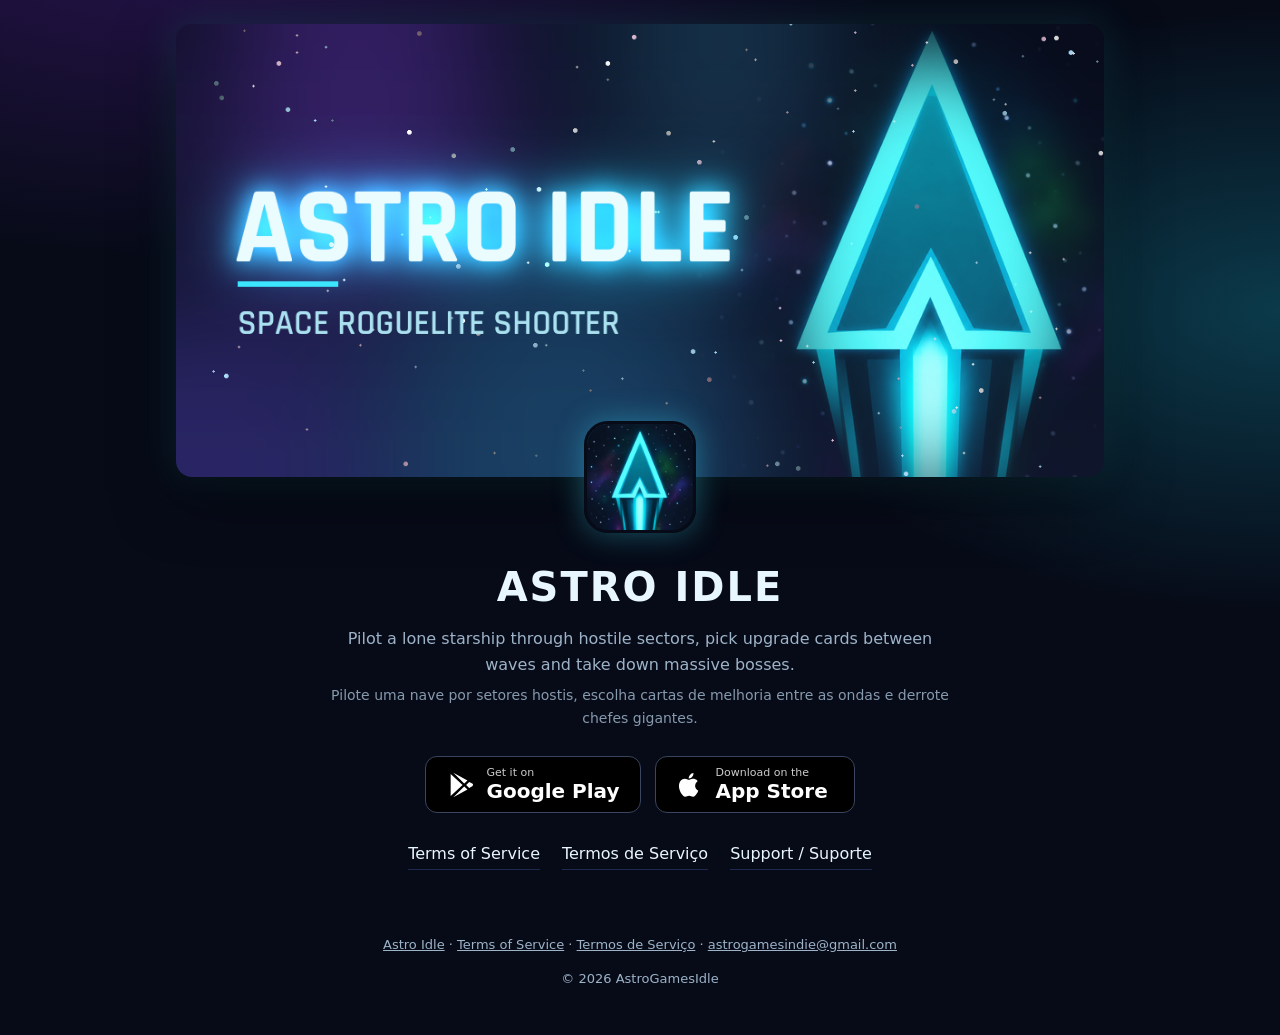
<file: index.html>
<!doctype html>
<html lang="en">
<head>
<meta charset="utf-8">
<meta name="viewport" content="width=device-width, initial-scale=1">
<title>Astro Idle — Space Roguelite Shooter</title>
<meta name="description" content="Astro Idle: a fast space arena roguelite for Android and iOS.">
<link rel="icon" href="icon.png">
<link rel="stylesheet" href="style.css">
</head>
<body>
<main class="home">
  <img class="banner" src="banner.png" alt="Astro Idle — Space Roguelite Shooter">
  <section class="intro">
    <img class="icon" src="icon.png" alt="Astro Idle icon">
    <h1>Astro Idle</h1>
    <p class="lead">Pilot a lone starship through hostile sectors, pick upgrade cards between waves and take down massive bosses.</p>
    <p class="lead pt">Pilote uma nave por setores hostis, escolha cartas de melhoria entre as ondas e derrote chefes gigantes.</p>
    <div class="stores">
  <a class="store" href="https://play.google.com/store/apps/details?id=com.astrocrawler.game" target="_blank" rel="noopener">
    <svg viewBox="0 0 24 24" aria-hidden="true"><path d="M4 2.5v19l10.2-9.5L4 2.5zm11.6 8.2 2.8-2.6L6.3 1.4l9.3 9.3zm0 2.6-9.3 9.3 12.1-6.7-2.8-2.6zm4.3-3.8-2.6 2.5 2.6 2.5 2.6-1.4c.9-.5.9-1.8 0-2.3l-2.6-1.3z"/></svg>
    <span><small>Get it on</small>Google Play</span>
  </a>
  <a class="store" href="https://apps.apple.com/app/id6824909243" target="_blank" rel="noopener">
    <svg viewBox="0 0 24 24" aria-hidden="true"><path d="M16.4 12.6c0-2.6 2.1-3.8 2.2-3.9-1.2-1.8-3.1-2-3.7-2-1.6-.2-3.1.9-3.9.9-.8 0-2-.9-3.4-.9-1.7 0-3.3 1-4.2 2.6-1.8 3.1-.5 7.7 1.3 10.2.9 1.2 1.9 2.6 3.2 2.6 1.3-.1 1.8-.8 3.3-.8 1.6 0 2 .8 3.4.8 1.4 0 2.3-1.3 3.1-2.5 1-1.4 1.4-2.8 1.4-2.9 0 0-2.7-1-2.7-4.1zM13.9 5c.7-.9 1.2-2 1.1-3.2-1 0-2.3.7-3 1.6-.7.8-1.2 2-1.1 3.1 1.2.1 2.3-.6 3-1.5z"/></svg>
    <span><small>Download on the</small>App Store</span>
  </a>
</div>
  </section>
  <section class="links">
    <a href="terms.html">Terms of Service</a>
    <a href="termos.html">Termos de Serviço</a>
    <a href="mailto:astrogamesindie@gmail.com">Support / Suporte</a>
  </section>
</main>
<footer>
  <a href="index.html">Astro Idle</a> ·
  <a href="terms.html">Terms of Service</a> ·
  <a href="termos.html">Termos de Serviço</a> ·
  <a href="mailto:astrogamesindie@gmail.com">astrogamesindie@gmail.com</a>
  <p>© 2026 AstroGamesIdle</p>
</footer>
</body>
</html>
</file>
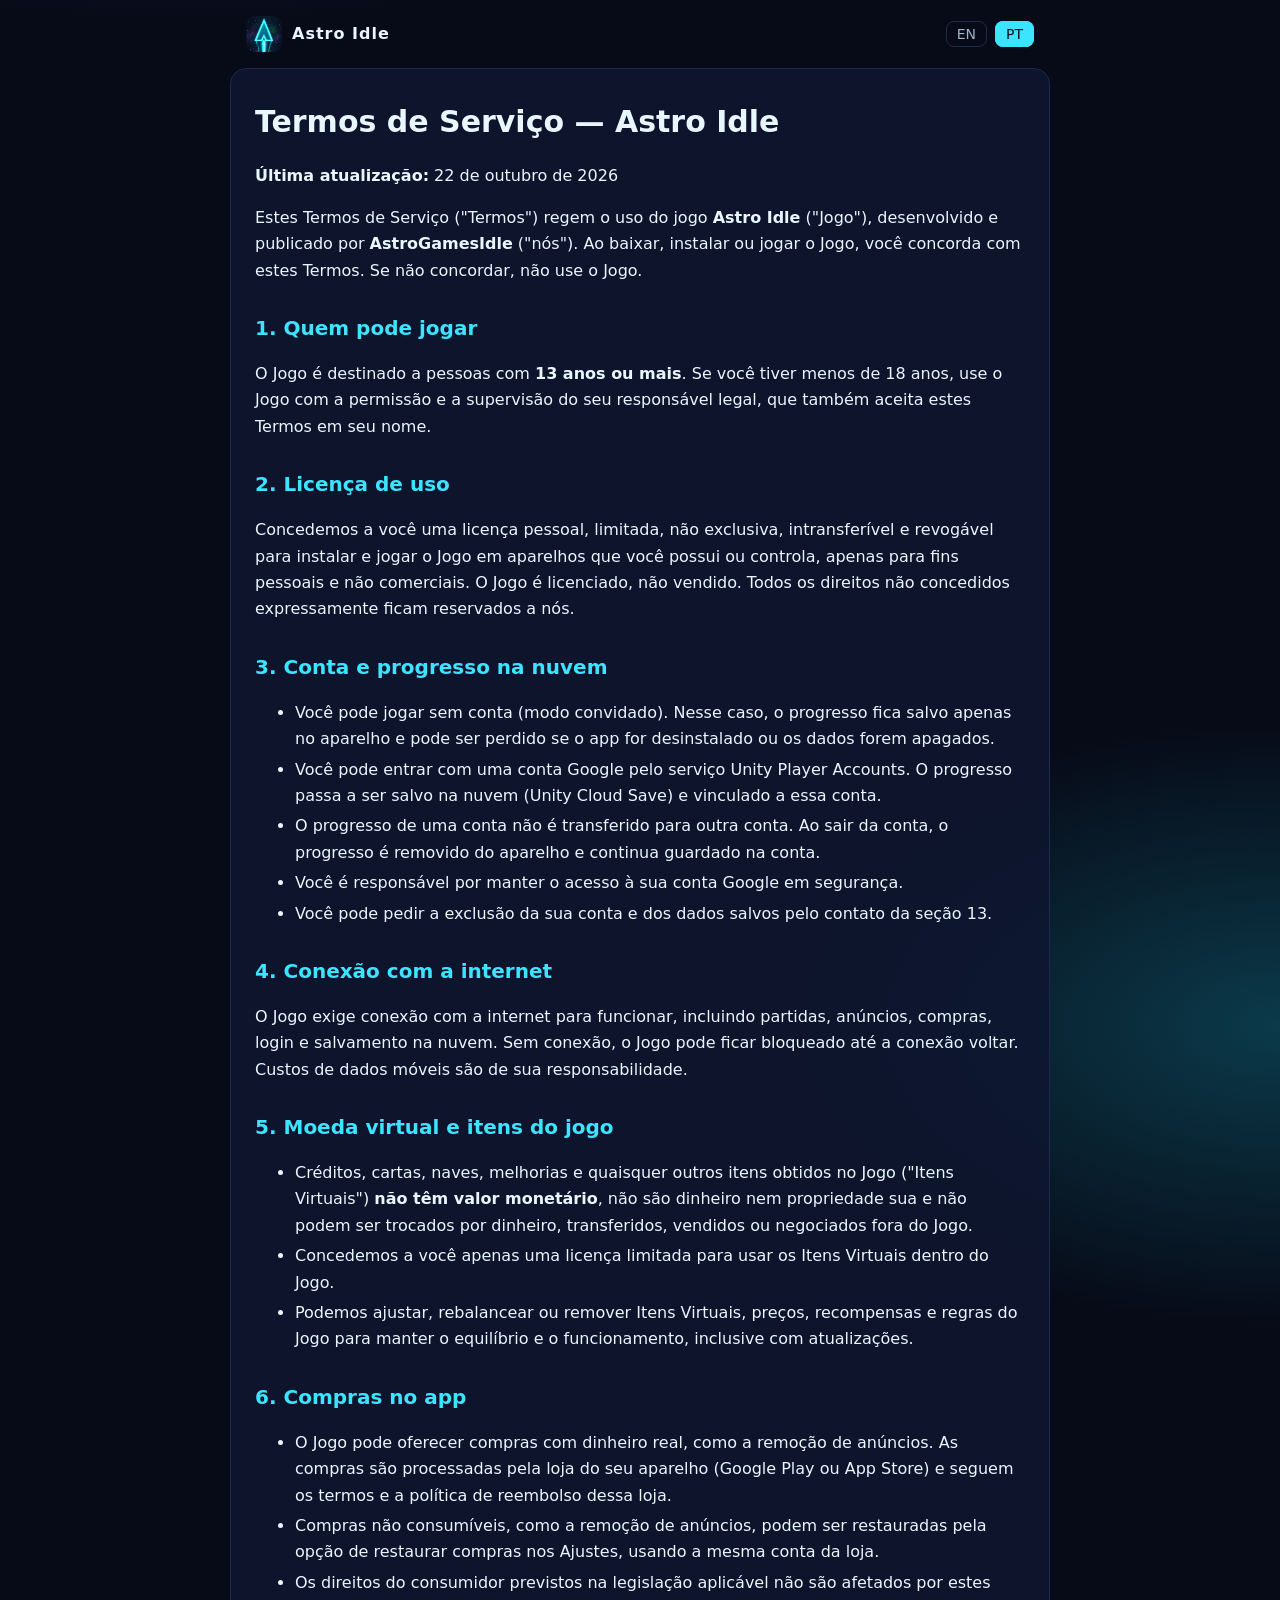
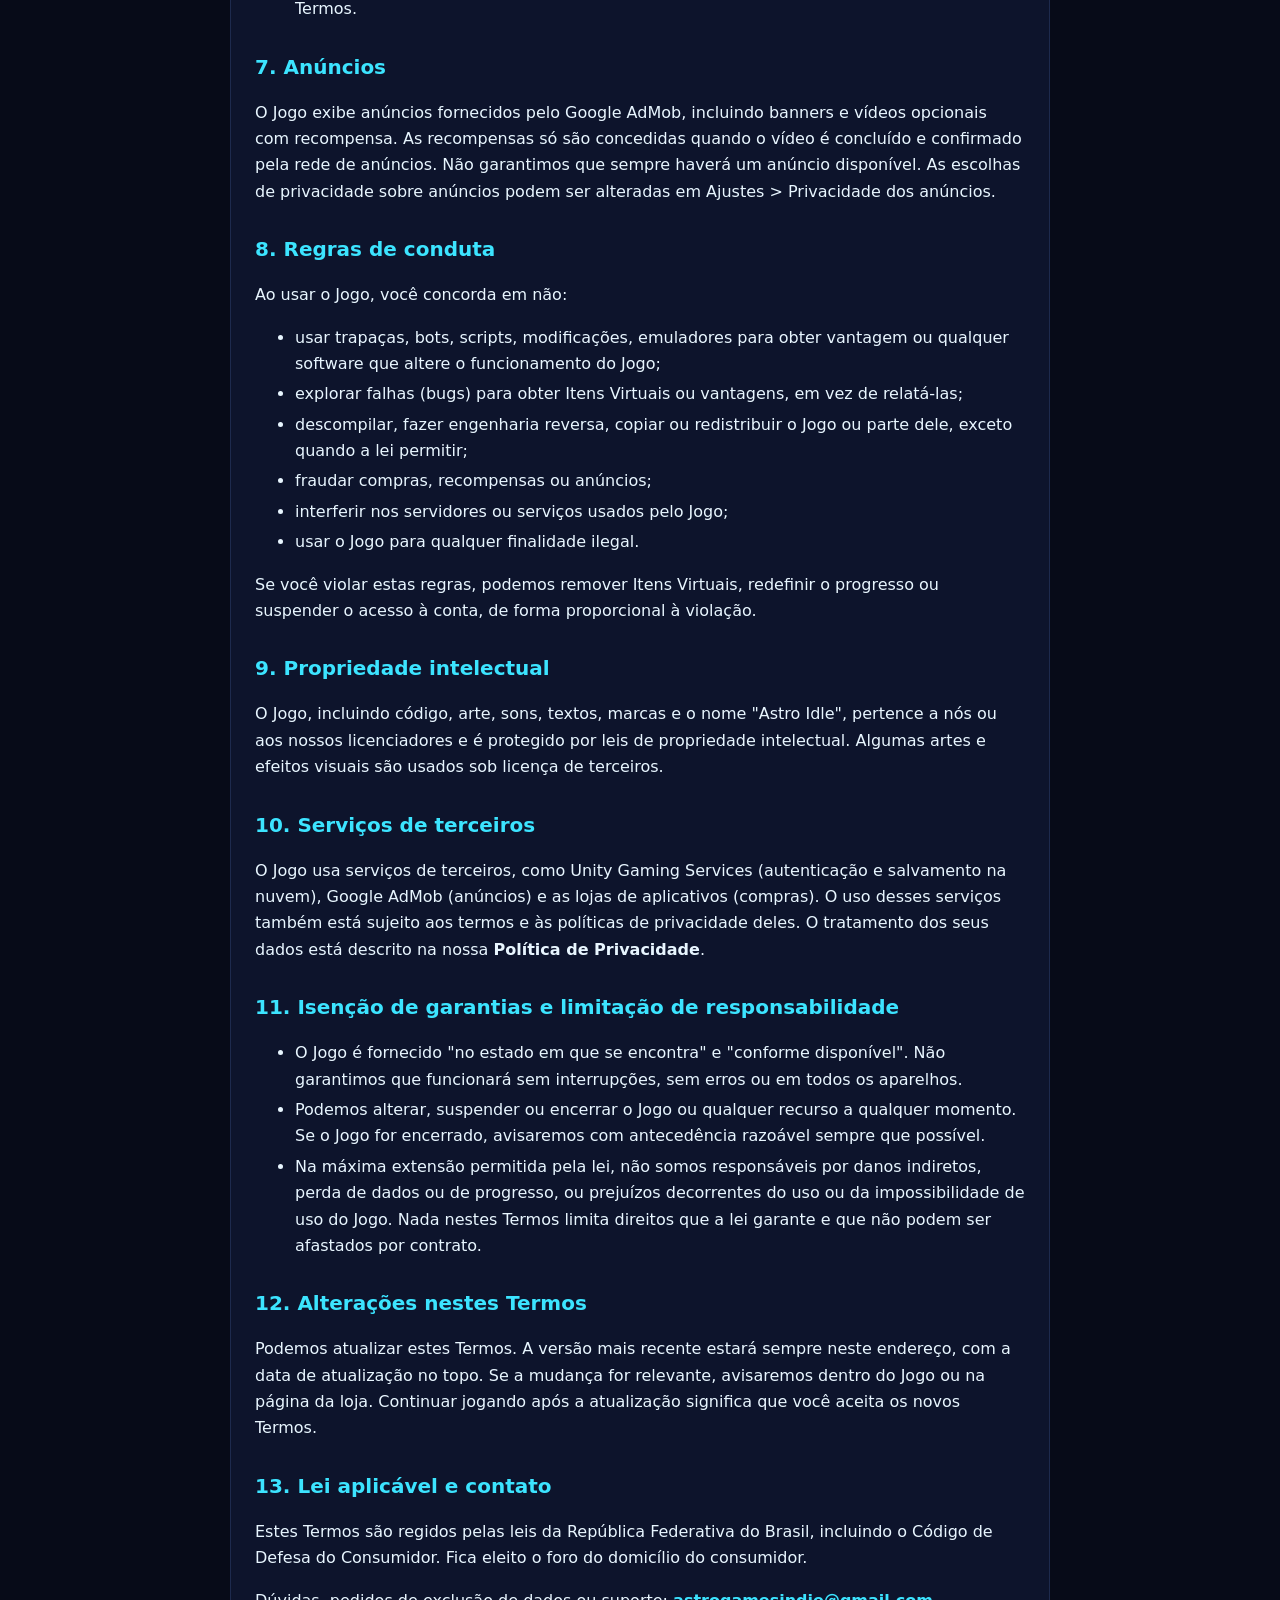
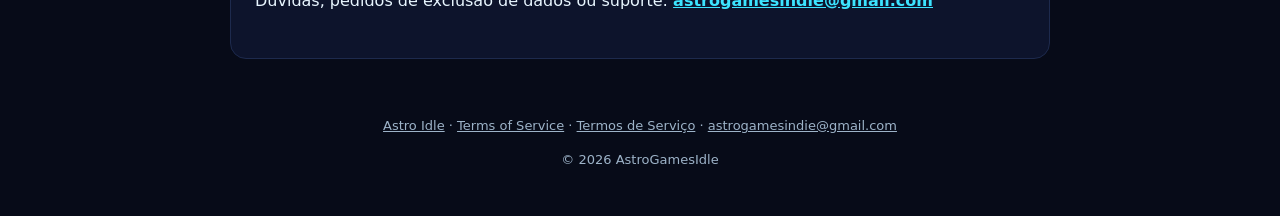
<file: termos.html>
<!doctype html>
<html lang="pt">
<head>
<meta charset="utf-8">
<meta name="viewport" content="width=device-width, initial-scale=1">
<title>Termos de Serviço — Astro Idle</title>
<meta name="description" content="Termos de Serviço — Astro Idle">
<link rel="icon" href="icon.png">
<link rel="stylesheet" href="style.css">
</head>
<body>
<header class="bar"><a href="index.html" class="brand"><img src="icon.png" alt=""> Astro Idle</a><nav><a href="terms.html">EN</a><a href="termos.html" class="on">PT</a></nav></header>
<main class="doc">
<h1>Termos de Serviço — Astro Idle</h1>
<p><strong>Última atualização:</strong> 22 de outubro de 2026</p>
<p>Estes Termos de Serviço ("Termos") regem o uso do jogo <strong>Astro Idle</strong> ("Jogo"), desenvolvido e publicado por <strong>AstroGamesIdle</strong> ("nós"). Ao baixar, instalar ou jogar o Jogo, você concorda com estes Termos. Se não concordar, não use o Jogo.</p>
<h2>1. Quem pode jogar</h2>
<p>O Jogo é destinado a pessoas com <strong>13 anos ou mais</strong>. Se você tiver menos de 18 anos, use o Jogo com a permissão e a supervisão do seu responsável legal, que também aceita estes Termos em seu nome.</p>
<h2>2. Licença de uso</h2>
<p>Concedemos a você uma licença pessoal, limitada, não exclusiva, intransferível e revogável para instalar e jogar o Jogo em aparelhos que você possui ou controla, apenas para fins pessoais e não comerciais. O Jogo é licenciado, não vendido. Todos os direitos não concedidos expressamente ficam reservados a nós.</p>
<h2>3. Conta e progresso na nuvem</h2>
<ul>
<li>Você pode jogar sem conta (modo convidado). Nesse caso, o progresso fica salvo apenas no aparelho e pode ser perdido se o app for desinstalado ou os dados forem apagados.</li>
<li>Você pode entrar com uma conta Google pelo serviço Unity Player Accounts. O progresso passa a ser salvo na nuvem (Unity Cloud Save) e vinculado a essa conta.</li>
<li>O progresso de uma conta não é transferido para outra conta. Ao sair da conta, o progresso é removido do aparelho e continua guardado na conta.</li>
<li>Você é responsável por manter o acesso à sua conta Google em segurança.</li>
<li>Você pode pedir a exclusão da sua conta e dos dados salvos pelo contato da seção 13.</li>
</ul>
<h2>4. Conexão com a internet</h2>
<p>O Jogo exige conexão com a internet para funcionar, incluindo partidas, anúncios, compras, login e salvamento na nuvem. Sem conexão, o Jogo pode ficar bloqueado até a conexão voltar. Custos de dados móveis são de sua responsabilidade.</p>
<h2>5. Moeda virtual e itens do jogo</h2>
<ul>
<li>Créditos, cartas, naves, melhorias e quaisquer outros itens obtidos no Jogo ("Itens Virtuais") <strong>não têm valor monetário</strong>, não são dinheiro nem propriedade sua e não podem ser trocados por dinheiro, transferidos, vendidos ou negociados fora do Jogo.</li>
<li>Concedemos a você apenas uma licença limitada para usar os Itens Virtuais dentro do Jogo.</li>
<li>Podemos ajustar, rebalancear ou remover Itens Virtuais, preços, recompensas e regras do Jogo para manter o equilíbrio e o funcionamento, inclusive com atualizações.</li>
</ul>
<h2>6. Compras no app</h2>
<ul>
<li>O Jogo pode oferecer compras com dinheiro real, como a remoção de anúncios. As compras são processadas pela loja do seu aparelho (Google Play ou App Store) e seguem os termos e a política de reembolso dessa loja.</li>
<li>Compras não consumíveis, como a remoção de anúncios, podem ser restauradas pela opção de restaurar compras nos Ajustes, usando a mesma conta da loja.</li>
<li>Os direitos do consumidor previstos na legislação aplicável não são afetados por estes Termos.</li>
</ul>
<h2>7. Anúncios</h2>
<p>O Jogo exibe anúncios fornecidos pelo Google AdMob, incluindo banners e vídeos opcionais com recompensa. As recompensas só são concedidas quando o vídeo é concluído e confirmado pela rede de anúncios. Não garantimos que sempre haverá um anúncio disponível. As escolhas de privacidade sobre anúncios podem ser alteradas em Ajustes &gt; Privacidade dos anúncios.</p>
<h2>8. Regras de conduta</h2>
<p>Ao usar o Jogo, você concorda em não:</p>
<ul>
<li>usar trapaças, bots, scripts, modificações, emuladores para obter vantagem ou qualquer software que altere o funcionamento do Jogo;</li>
<li>explorar falhas (bugs) para obter Itens Virtuais ou vantagens, em vez de relatá-las;</li>
<li>descompilar, fazer engenharia reversa, copiar ou redistribuir o Jogo ou parte dele, exceto quando a lei permitir;</li>
<li>fraudar compras, recompensas ou anúncios;</li>
<li>interferir nos servidores ou serviços usados pelo Jogo;</li>
<li>usar o Jogo para qualquer finalidade ilegal.</li>
</ul>
<p>Se você violar estas regras, podemos remover Itens Virtuais, redefinir o progresso ou suspender o acesso à conta, de forma proporcional à violação.</p>
<h2>9. Propriedade intelectual</h2>
<p>O Jogo, incluindo código, arte, sons, textos, marcas e o nome "Astro Idle", pertence a nós ou aos nossos licenciadores e é protegido por leis de propriedade intelectual. Algumas artes e efeitos visuais são usados sob licença de terceiros.</p>
<h2>10. Serviços de terceiros</h2>
<p>O Jogo usa serviços de terceiros, como Unity Gaming Services (autenticação e salvamento na nuvem), Google AdMob (anúncios) e as lojas de aplicativos (compras). O uso desses serviços também está sujeito aos termos e às políticas de privacidade deles. O tratamento dos seus dados está descrito na nossa <strong>Política de Privacidade</strong>.</p>
<h2>11. Isenção de garantias e limitação de responsabilidade</h2>
<ul>
<li>O Jogo é fornecido "no estado em que se encontra" e "conforme disponível". Não garantimos que funcionará sem interrupções, sem erros ou em todos os aparelhos.</li>
<li>Podemos alterar, suspender ou encerrar o Jogo ou qualquer recurso a qualquer momento. Se o Jogo for encerrado, avisaremos com antecedência razoável sempre que possível.</li>
<li>Na máxima extensão permitida pela lei, não somos responsáveis por danos indiretos, perda de dados ou de progresso, ou prejuízos decorrentes do uso ou da impossibilidade de uso do Jogo. Nada nestes Termos limita direitos que a lei garante e que não podem ser afastados por contrato.</li>
</ul>
<h2>12. Alterações nestes Termos</h2>
<p>Podemos atualizar estes Termos. A versão mais recente estará sempre neste endereço, com a data de atualização no topo. Se a mudança for relevante, avisaremos dentro do Jogo ou na página da loja. Continuar jogando após a atualização significa que você aceita os novos Termos.</p>
<h2>13. Lei aplicável e contato</h2>
<p>Estes Termos são regidos pelas leis da República Federativa do Brasil, incluindo o Código de Defesa do Consumidor. Fica eleito o foro do domicílio do consumidor.</p>
<p>Dúvidas, pedidos de exclusão de dados ou suporte: <strong><a href="mailto:astrogamesindie@gmail.com">astrogamesindie@gmail.com</a></strong></p>
</main>
<footer>
  <a href="index.html">Astro Idle</a> ·
  <a href="terms.html">Terms of Service</a> ·
  <a href="termos.html">Termos de Serviço</a> ·
  <a href="mailto:astrogamesindie@gmail.com">astrogamesindie@gmail.com</a>
  <p>© 2026 AstroGamesIdle</p>
</footer>
</body>
</html>
</file>
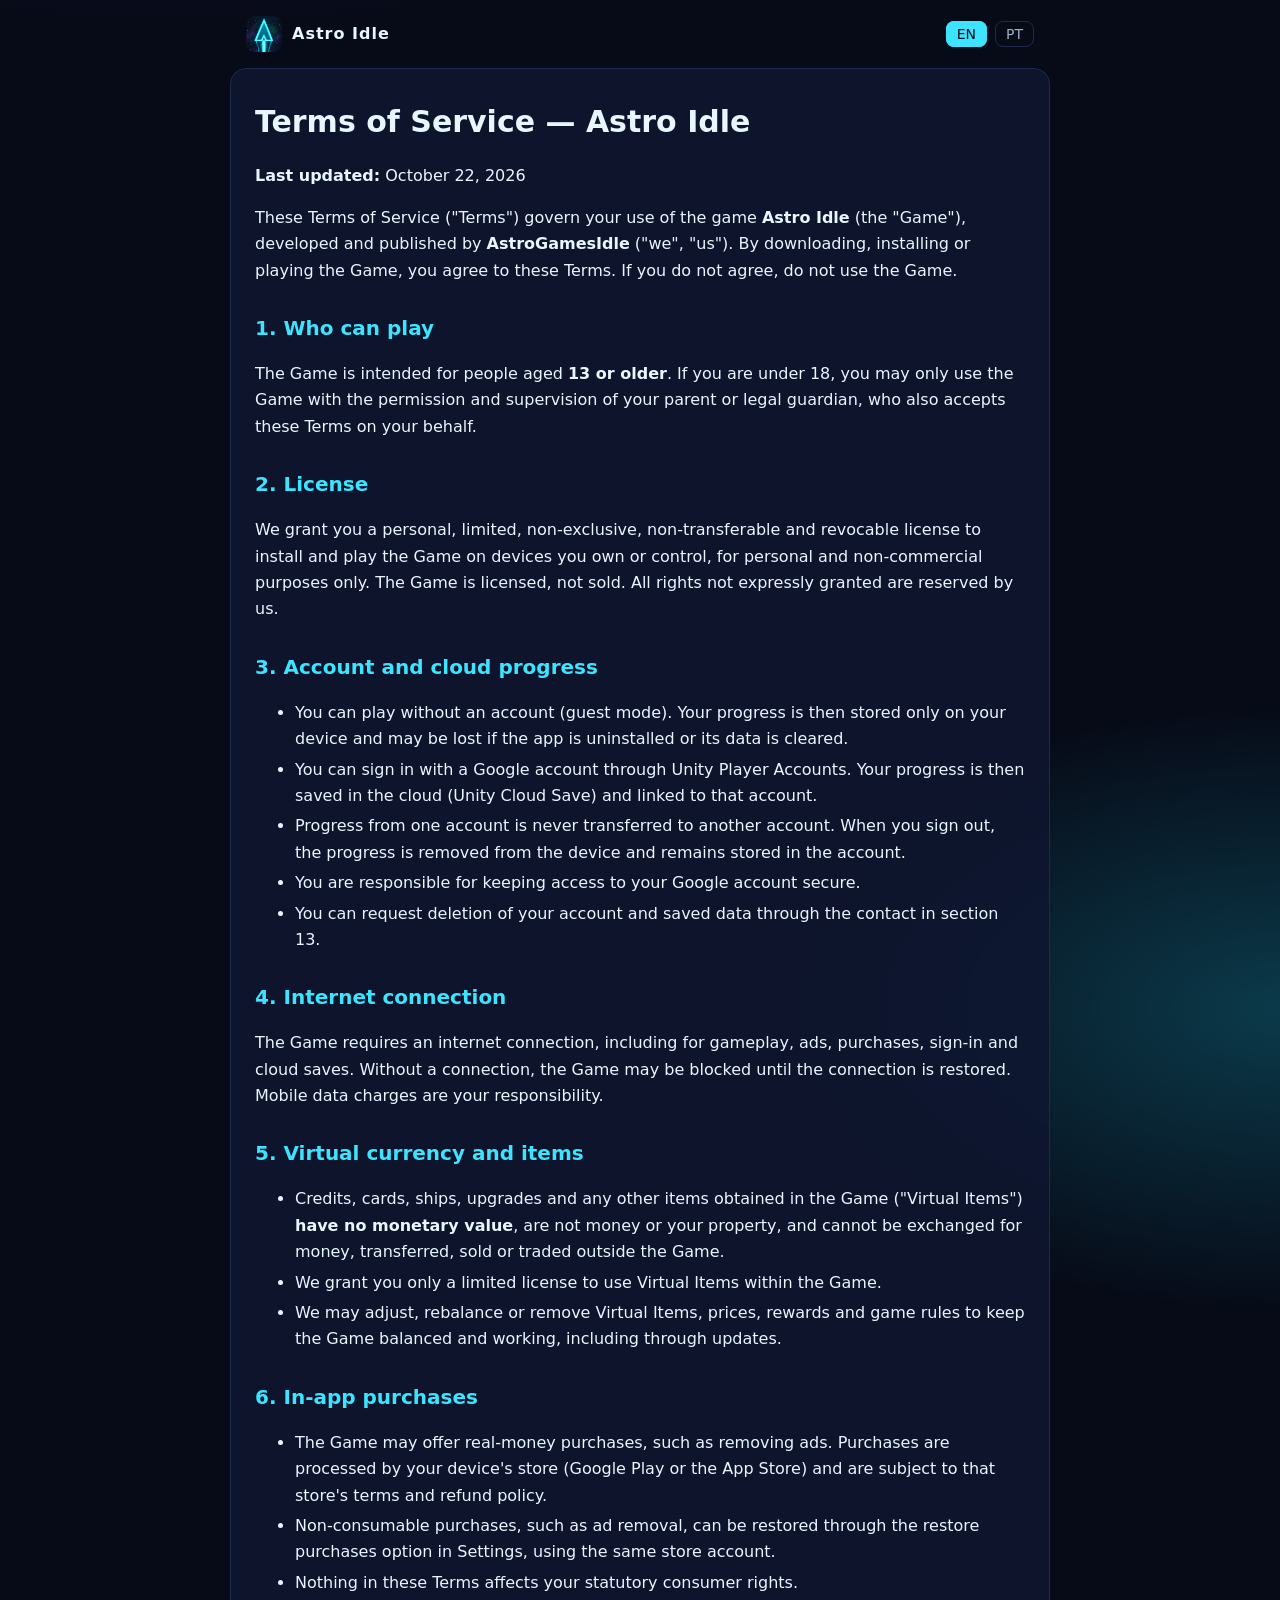
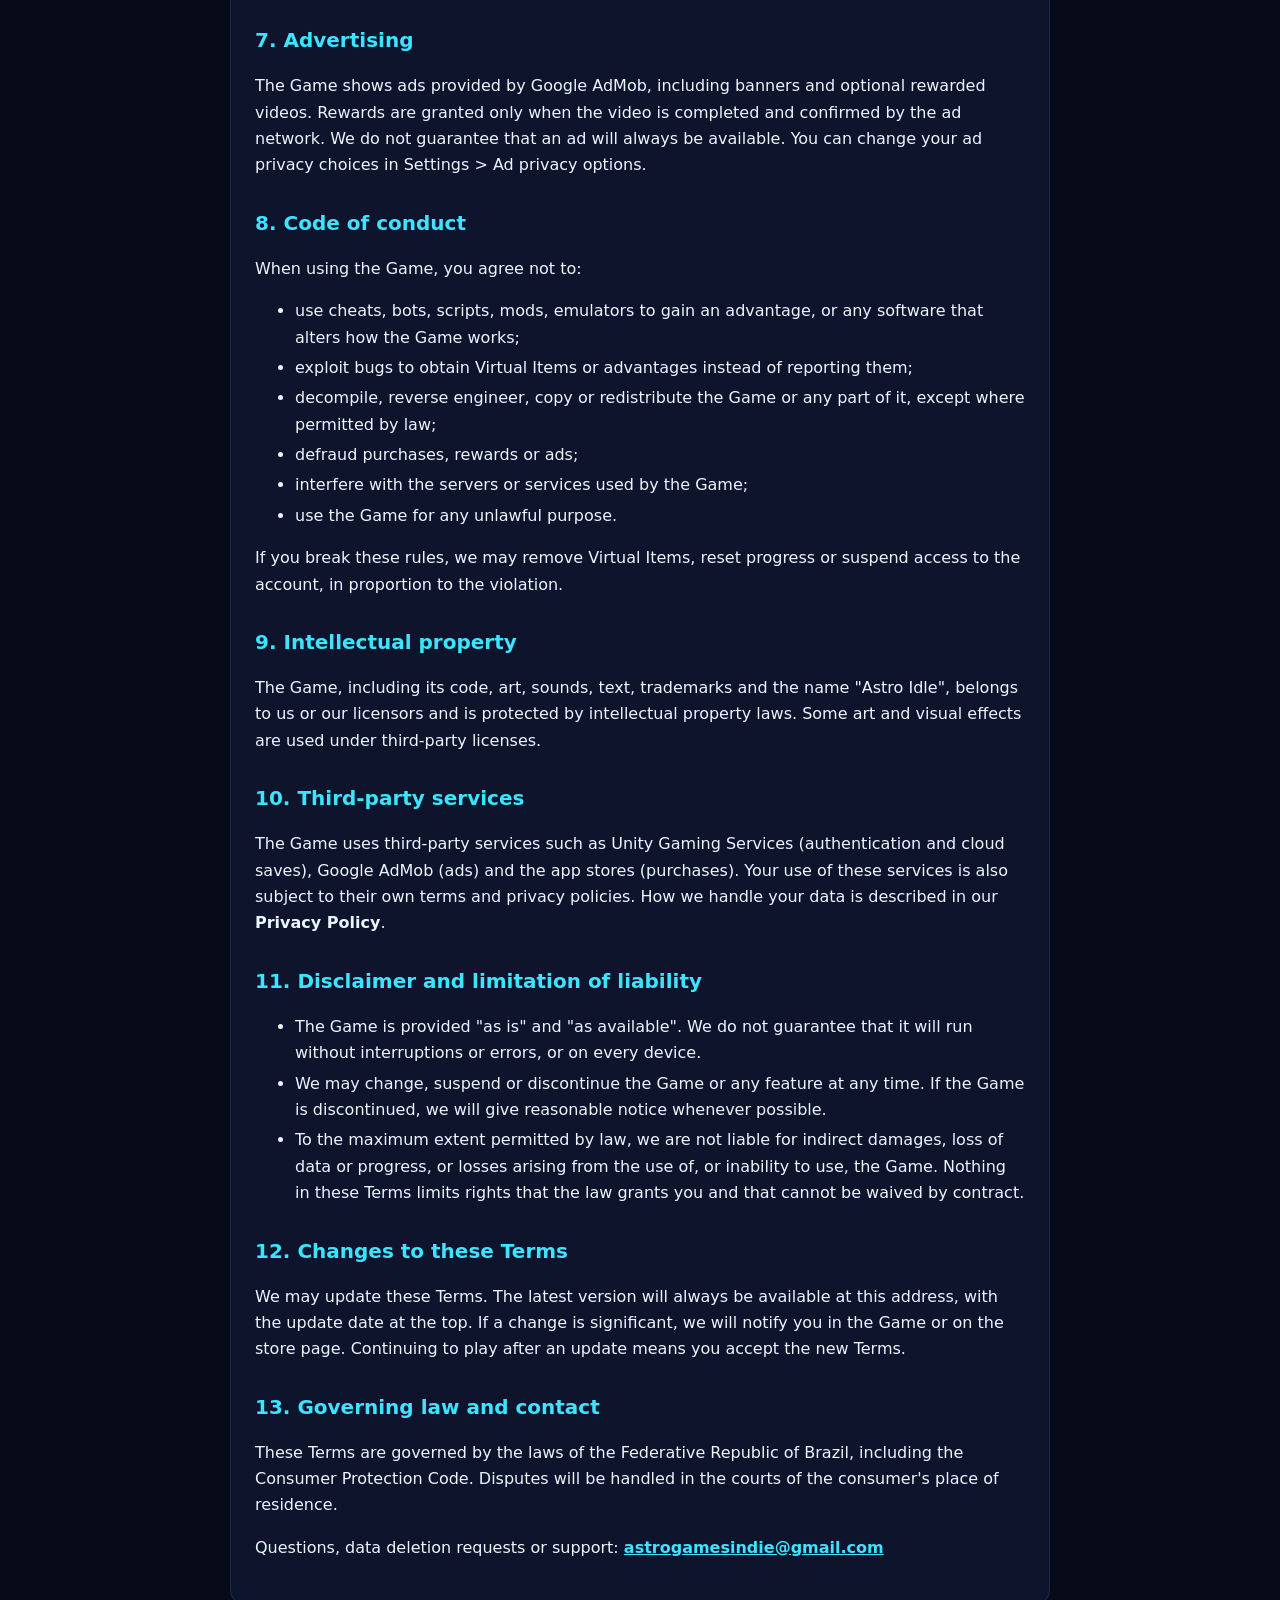
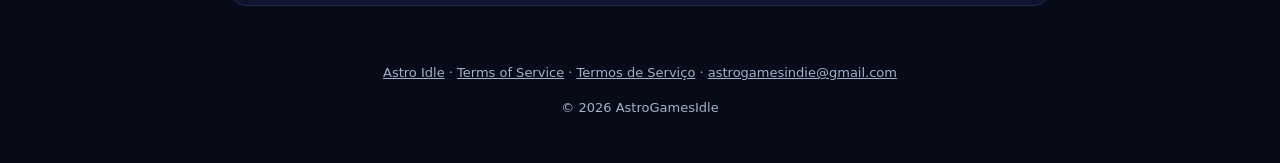
<file: terms.html>
<!doctype html>
<html lang="en">
<head>
<meta charset="utf-8">
<meta name="viewport" content="width=device-width, initial-scale=1">
<title>Terms of Service — Astro Idle</title>
<meta name="description" content="Terms of Service — Astro Idle">
<link rel="icon" href="icon.png">
<link rel="stylesheet" href="style.css">
</head>
<body>
<header class="bar"><a href="index.html" class="brand"><img src="icon.png" alt=""> Astro Idle</a><nav><a href="terms.html" class="on">EN</a><a href="termos.html">PT</a></nav></header>
<main class="doc">
<h1>Terms of Service — Astro Idle</h1>
<p><strong>Last updated:</strong> October 22, 2026</p>
<p>These Terms of Service ("Terms") govern your use of the game <strong>Astro Idle</strong> (the "Game"), developed and published by <strong>AstroGamesIdle</strong> ("we", "us"). By downloading, installing or playing the Game, you agree to these Terms. If you do not agree, do not use the Game.</p>
<h2>1. Who can play</h2>
<p>The Game is intended for people aged <strong>13 or older</strong>. If you are under 18, you may only use the Game with the permission and supervision of your parent or legal guardian, who also accepts these Terms on your behalf.</p>
<h2>2. License</h2>
<p>We grant you a personal, limited, non-exclusive, non-transferable and revocable license to install and play the Game on devices you own or control, for personal and non-commercial purposes only. The Game is licensed, not sold. All rights not expressly granted are reserved by us.</p>
<h2>3. Account and cloud progress</h2>
<ul>
<li>You can play without an account (guest mode). Your progress is then stored only on your device and may be lost if the app is uninstalled or its data is cleared.</li>
<li>You can sign in with a Google account through Unity Player Accounts. Your progress is then saved in the cloud (Unity Cloud Save) and linked to that account.</li>
<li>Progress from one account is never transferred to another account. When you sign out, the progress is removed from the device and remains stored in the account.</li>
<li>You are responsible for keeping access to your Google account secure.</li>
<li>You can request deletion of your account and saved data through the contact in section 13.</li>
</ul>
<h2>4. Internet connection</h2>
<p>The Game requires an internet connection, including for gameplay, ads, purchases, sign-in and cloud saves. Without a connection, the Game may be blocked until the connection is restored. Mobile data charges are your responsibility.</p>
<h2>5. Virtual currency and items</h2>
<ul>
<li>Credits, cards, ships, upgrades and any other items obtained in the Game ("Virtual Items") <strong>have no monetary value</strong>, are not money or your property, and cannot be exchanged for money, transferred, sold or traded outside the Game.</li>
<li>We grant you only a limited license to use Virtual Items within the Game.</li>
<li>We may adjust, rebalance or remove Virtual Items, prices, rewards and game rules to keep the Game balanced and working, including through updates.</li>
</ul>
<h2>6. In-app purchases</h2>
<ul>
<li>The Game may offer real-money purchases, such as removing ads. Purchases are processed by your device's store (Google Play or the App Store) and are subject to that store's terms and refund policy.</li>
<li>Non-consumable purchases, such as ad removal, can be restored through the restore purchases option in Settings, using the same store account.</li>
<li>Nothing in these Terms affects your statutory consumer rights.</li>
</ul>
<h2>7. Advertising</h2>
<p>The Game shows ads provided by Google AdMob, including banners and optional rewarded videos. Rewards are granted only when the video is completed and confirmed by the ad network. We do not guarantee that an ad will always be available. You can change your ad privacy choices in Settings &gt; Ad privacy options.</p>
<h2>8. Code of conduct</h2>
<p>When using the Game, you agree not to:</p>
<ul>
<li>use cheats, bots, scripts, mods, emulators to gain an advantage, or any software that alters how the Game works;</li>
<li>exploit bugs to obtain Virtual Items or advantages instead of reporting them;</li>
<li>decompile, reverse engineer, copy or redistribute the Game or any part of it, except where permitted by law;</li>
<li>defraud purchases, rewards or ads;</li>
<li>interfere with the servers or services used by the Game;</li>
<li>use the Game for any unlawful purpose.</li>
</ul>
<p>If you break these rules, we may remove Virtual Items, reset progress or suspend access to the account, in proportion to the violation.</p>
<h2>9. Intellectual property</h2>
<p>The Game, including its code, art, sounds, text, trademarks and the name "Astro Idle", belongs to us or our licensors and is protected by intellectual property laws. Some art and visual effects are used under third-party licenses.</p>
<h2>10. Third-party services</h2>
<p>The Game uses third-party services such as Unity Gaming Services (authentication and cloud saves), Google AdMob (ads) and the app stores (purchases). Your use of these services is also subject to their own terms and privacy policies. How we handle your data is described in our <strong>Privacy Policy</strong>.</p>
<h2>11. Disclaimer and limitation of liability</h2>
<ul>
<li>The Game is provided "as is" and "as available". We do not guarantee that it will run without interruptions or errors, or on every device.</li>
<li>We may change, suspend or discontinue the Game or any feature at any time. If the Game is discontinued, we will give reasonable notice whenever possible.</li>
<li>To the maximum extent permitted by law, we are not liable for indirect damages, loss of data or progress, or losses arising from the use of, or inability to use, the Game. Nothing in these Terms limits rights that the law grants you and that cannot be waived by contract.</li>
</ul>
<h2>12. Changes to these Terms</h2>
<p>We may update these Terms. The latest version will always be available at this address, with the update date at the top. If a change is significant, we will notify you in the Game or on the store page. Continuing to play after an update means you accept the new Terms.</p>
<h2>13. Governing law and contact</h2>
<p>These Terms are governed by the laws of the Federative Republic of Brazil, including the Consumer Protection Code. Disputes will be handled in the courts of the consumer's place of residence.</p>
<p>Questions, data deletion requests or support: <strong><a href="mailto:astrogamesindie@gmail.com">astrogamesindie@gmail.com</a></strong></p>
</main>
<footer>
  <a href="index.html">Astro Idle</a> ·
  <a href="terms.html">Terms of Service</a> ·
  <a href="termos.html">Termos de Serviço</a> ·
  <a href="mailto:astrogamesindie@gmail.com">astrogamesindie@gmail.com</a>
  <p>© 2026 AstroGamesIdle</p>
</footer>
</body>
</html>
</file>
<file: style.css>
*{box-sizing:border-box}
:root{--bg:#070b18;--panel:#0f1630;--ink:#e8f6ff;--dim:#9db3c8;--accent:#3ce4ff;--line:#1d2a4d}
html{background:var(--bg)}
body{margin:0;min-height:100vh;color:var(--ink);font:16px/1.65 system-ui,-apple-system,"Segoe UI",Roboto,sans-serif;
background:radial-gradient(1200px 600px at 15% -10%,#2a1450 0,transparent 60%),radial-gradient(900px 500px at 100% 30%,#0b3a4a 0,transparent 60%),var(--bg)}
a{color:var(--accent)}
.home{max-width:960px;margin:0 auto;padding:24px 16px 40px;text-align:center}
.banner{width:100%;border-radius:16px;display:block;box-shadow:0 20px 60px rgba(0,0,0,.5),0 0 40px rgba(60,228,255,.15)}
.intro{margin-top:-56px;position:relative}
.icon{width:112px;height:112px;border-radius:24px;border:3px solid var(--bg);box-shadow:0 0 30px rgba(60,228,255,.35)}
h1{margin:12px 0 4px;font-size:40px;letter-spacing:2px;text-transform:uppercase}
.lead{max-width:620px;margin:6px auto;color:var(--dim)}
.lead.pt{font-size:14px;opacity:.85}
.stores{display:flex;gap:14px;justify-content:center;flex-wrap:wrap;margin:26px 0 8px}
.store{display:flex;align-items:center;gap:12px;min-width:200px;padding:10px 20px;border-radius:12px;background:#000;color:#fff;
text-decoration:none;border:1px solid #3a4560;transition:transform .15s,border-color .15s}
.store:hover{transform:translateY(-2px);border-color:var(--accent)}
.store svg{width:28px;height:28px;fill:#fff;flex:none}
.store span{display:flex;flex-direction:column;text-align:left;font-size:20px;font-weight:600;line-height:1.1}
.store small{font-size:11px;font-weight:400;opacity:.8}
.links{display:flex;gap:10px 22px;justify-content:center;flex-wrap:wrap;margin-top:28px}
.links a{color:var(--ink);text-decoration:none;border-bottom:1px solid var(--line);padding-bottom:2px}
.links a:hover{color:var(--accent);border-color:var(--accent)}
.bar{display:flex;align-items:center;justify-content:space-between;max-width:820px;margin:0 auto;padding:16px}
.brand{display:flex;align-items:center;gap:10px;color:var(--ink);text-decoration:none;font-weight:700;letter-spacing:1px}
.brand img{width:36px;height:36px;border-radius:8px}
nav a{margin-left:8px;padding:4px 10px;border-radius:8px;border:1px solid var(--line);color:var(--dim);text-decoration:none;font-size:14px}
nav a.on{color:var(--bg);background:var(--accent);border-color:var(--accent)}
.doc{max-width:820px;margin:0 auto 32px;padding:28px 24px;background:rgba(15,22,48,.85);border:1px solid var(--line);border-radius:16px}
.doc h1{font-size:30px;text-transform:none;letter-spacing:0;margin-top:0}
.doc h2{font-size:20px;margin:28px 0 6px;color:var(--accent)}
.doc li{margin:4px 0}
code{background:#0a1022;padding:1px 6px;border-radius:6px}
footer{text-align:center;color:var(--dim);font-size:13px;padding:24px 16px 32px}
footer a{color:var(--dim)}
@media (max-width:600px){h1{font-size:30px}.intro{margin-top:-40px}.icon{width:88px;height:88px}.doc{margin:0 12px 24px;padding:20px 16px}.store{min-width:0;width:100%;max-width:280px}}
</file>
